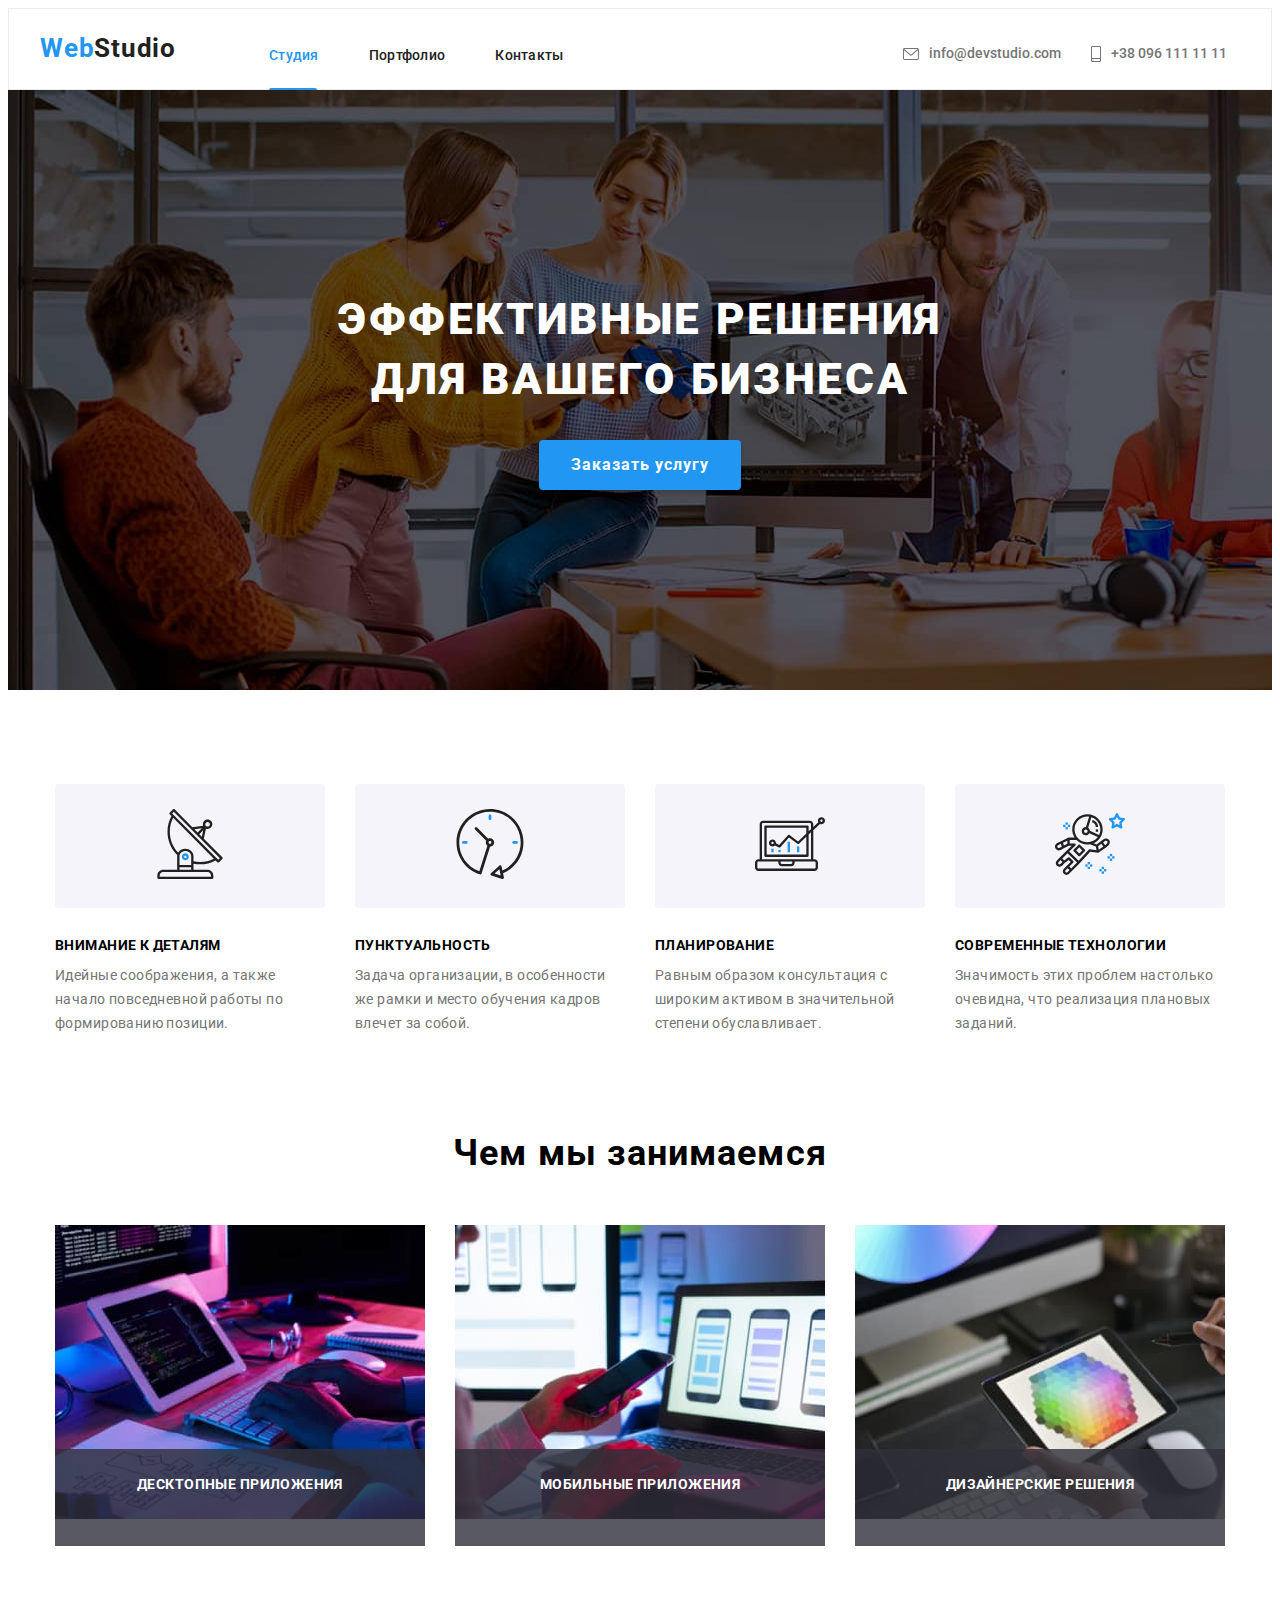
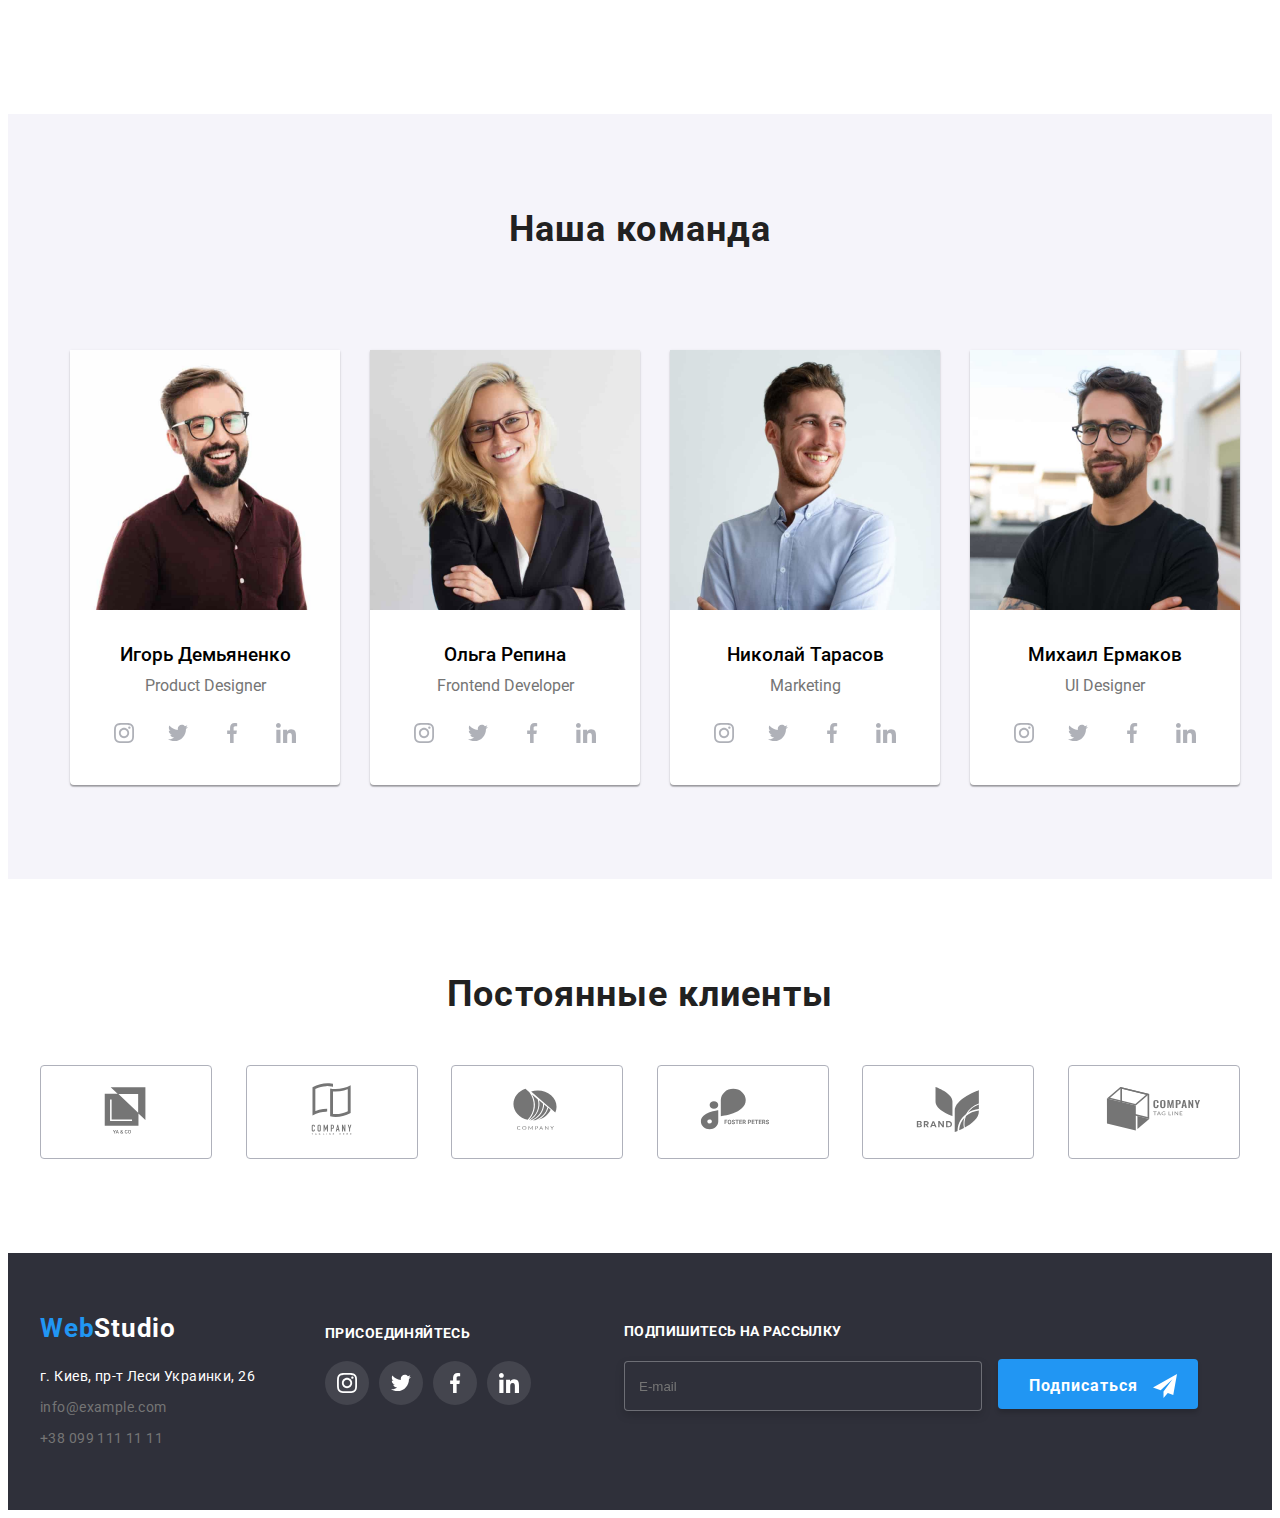
<file: index.html>
<!DOCTYPE html>
<html lang="ru">

<head>
  <meta charset="UTF-8" />
  <meta http-equiv="X-UA-Compatible" content="IE=edge" />
  <meta name="viewport" content="width=device-width, initial-scale=1.0" />
  <link rel="preconnect" href="https://fonts.googleapis.com" />
  <link rel="preconnect" href="https://fonts.gstatic.com" crossorigin />
  <link href="https://fonts.googleapis.com/css2?family=Raleway:wght@700&display=swap" rel="stylesheet" />
  <link rel="preconnect" href="https://fonts.googleapis.com" />
  <link rel="preconnect" href="https://fonts.gstatic.com" crossorigin />
  <link href="https://fonts.googleapis.com/css2?family=Roboto:wght@400;500;700;900&display=swap" rel="stylesheet" />
  <link rel="stylesheet" href="css/main.min.css" />
  <link rel="stylesheet" href="css/styles.css" />
  <link rel="stylesheet" href="css/main.css" />
  <link rel="stylesheet" href="https://cdnjs.cloudflare.com/ajax/libs/modern-normalize/1.1.0/modern-normalize.min.css"
    integrity="sha512-wpPYUAdjBVSE4KJnH1VR1HeZfpl1ub8YT/NKx4PuQ5NmX2tKuGu6U/JRp5y+Y8XG2tV+wKQpNHVUX03MfMFn9Q=="
    crossorigin="anonymous" referrerpolicy="no-referrer" />

  <title>Document</title>
  <style>
    li {
      list-style-type: none;
    }

    a {
      text-decoration: none;
    }
  </style>
</head>

<body>
  <!--Header-->
  <header class="section section-heder">
    <div class="container">
      <nav class="navigation">
        <a class="logo" href="index.html">Web<span class="logo__studio">Studio</span></a>
        <ul class="menu-list">
          <li><a class="menu-list__link menu-list__link--marker" href="index.html"> Студия</a></li>
          <li><a class="menu-list__link" href="portfolio.html">Портфолио</a></li>
          <li><a class="menu-list__link" href="">Контакты</a></li>
        </ul>
      </nav>
      <ul class="contact-list">
        <li class="contact-list__items">
          <a class="mail mail__color" href="mailto:info@devstudio">
            <svg class="mail__icons" height="12" width="16">
              <use href="./images/icons.svg#icon-envelope-hover"></use>
            </svg>
            info@devstudio.com</a>
        </li>

        <li class="contact-list__items">
          <a class="tel" href="tel:+380961111111">
            <svg class="tel__icons" height="16" width="10">
              <use href="./images/icons.svg#icon-smartphone"></use>
            </svg>
            +38 096 111 11 11</a>
        </li>
      </ul>
    </div>
  </header>

  <main>
    <!--Hero-->
    <section class="section-hero">
     
        <h1 class="section-hero__title section-hero__title-color">
          Эффективные решения <br />
          для вашего бизнеса
        </h1>
        <div class="title-btn">
          <button class="btn btn__title-position" type="button" data-modal-open >Заказать услугу</button>
        </div>
      
    </section>

    <!--Advantages-->
    <section class="section section-advantages">
      <div class="container">
        <ul class="description-benefits">
          <li class="description-benefits__list">
            <div class="shelf-image">
              <svg class="shelf-image__icons" height="70" width="70">
                <use href="./images/icons.svg#icon-antenna-1"></use>
              </svg>
            </div>
            <div class="advantages-text">
              <h3 class="advantages-text__title">Внимание к деталям</h3>
              <p class="advantages-text__paragraph">
                Идейные соображения, а также начало повседневной работы по формированию позиции.
              </p>
            </div>
          </li>

          <li class="description-benefits__list">
            <div class="shelf-image">
              <svg class="shelf-image__icons" height="70" width="70">
                <use href="./images/icons.svg#icon-clock-1"></use>
              </svg>
            </div>
            <div class="advantages-text">
              <h3 class="advantages-text__title">Пунктуальность</h3>
              <p class="advantages-text__paragraph">
                Задача организации, в особенности же рамки и место обучения кадров влечет за
                собой.
              </p>
            </div>
          </li>

          <li class="description-benefits__list">
            <div class="shelf-image">
              <svg class="shelf-image__icons" height="70" width="70">
                <use href="./images/icons.svg#icon-diagram-1"></use>
              </svg>
            </div>
            <div class="advantages-text">
              <h3 class="advantages-text__title">Планирование</h3>
              <p class="advantages-text__paragraph">
                Равным образом консультация с широким активом в значительной степени
                обуславливает.
              </p>
            </div>
          </li>

          <li class="description-benefits__list">
            <div class="shelf-image">
              <svg class="shelf-image__icons" height="70" width="70">
                <use href="./images/icons.svg#icon-astronaut-1"></use>
              </svg>
            </div>
            <div class="list-size">
              <h3 class="advantages-text__title">Современные технологии</h3>
              <p class="advantages-text__paragraph">
                Значимость этих проблем настолько очевидна, что реализация плановых заданий.
              </p>
            </div>
          </li>
        </ul>
      </div>
    </section>
    <!--Doing-->
    <section class="section section-doing">
      <div class="container doing-conteiner">
        <h2 class="doing-conteiner__title">Чем мы занимаемся</h2>
        <ul class="doing-list">
          <li class="doing-list__image">
            <div class="doing-list__conteiner"><img src="./images/image1.jpg" alt="Картинка верстка" width="370" height="294" />
          <p class="doing-list__paragraph">Десктопные приложения</p>
              </div>
            </li>
          <li class="doing-list__image">
            <div class="doing-list__conteiner">
            <img src="./images/image2.jpg" alt="Картинка адаптирование сайта для смартфонов" width="370"
              height="294" />
              <p class="doing-list__paragraph">Мобильные приложения</p>
              </div>
          </li>
          <div class="doing-list__conteiner">
          <li class="doing-list__image">
            <img src="./images/image3.jpg" alt="Картинка дизайн" width="370" height="294" />
          <p class="doing-list__paragraph">Дизайнерские решения</p>
          </div>
          </li>
        </ul>
      </div>
    </section>
    <!--Our team-->
    <section class="section section__team">
      <div class="container">
        <h2 class="container__title">Наша команда</h2>

        <ul class="team-list">
          <li class="team-list">
            <div class="list-position">
              <img class="list-position__image" src="./images/team_card_1.jpg" alt="Фото Игорь Демьяненко" width="270"
                height="260" />
              <h3 class="list-position__title">Игорь Демьяненко</h3>
              <p class="list-position__text">Product Designer</p>
              <div class="list-position__icons">
                <ul class="social-networks">
                  <li class="social-networks__list">
                    <div class="social-networks__dimensions">
                      <svg class="social-networks__icons" height="20" width="20">
                        <use href="./images/icons.svg#icon-instagram-2"></use>
                      </svg>
                    </div>
                  </li>
                  <li class="social-networks__list">
                    <div class="social-networks__dimensions">
                      <svg class="social-networks__icons" height="20" width="20">
                        <use href="./images/icons.svg#icon-twitter-1"></use>
                      </svg>
                    </div>
                  </li>
                  <li class="social-networks__list">
                    <div class="social-networks__dimensions">
                      <svg class="social-networks__icons" height="20" width="20">
                        <use href="./images/icons.svg#icon-facebook-1"></use>
                      </svg>
                    </div>
                  </li>
                  <li class="social-networks__list">
                    <div class="social-networks__dimensions">
                      <svg class="social-networks__icons" height="20" width="20">
                        <use href="./images/icons.svg#icon-linkedin-1"></use>
                      </svg>
                    </div>
                  </li>
                </ul>
              </div>
            </div>
          </li>
          <li class="team-list">
            <div class="list-position">
              <img class="list-position__image" src="./images/team_card_2.jpg" alt="Фото Ольга Репина" width="270" height="260" />
              <h3 class="list-position__title">Ольга Репина</h3>
              <p class="list-position__text">Frontend Developer</p>
              <div class="list-position__icons">
                <ul class="social-networks">
                  <li class="social-networks__list">
                    <div class="social-networks__dimensions">
                      <svg class="social-networks__icons" height="20" width="20">
                        <use href="./images/icons.svg#icon-instagram-2"></use>
                      </svg>
                    </div>
                
                  </li>
                  <li class="social-networks__list">
                    <div class="social-networks__dimensions">
                      <svg class="social-networks__icons" height="20" width="20">
                        <use href="./images/icons.svg#icon-twitter-1"></use>
                      </svg>
                    </div>
                  </li>
                  <li class="social-networks__list">
                    <div class="social-networks__dimensions">
                      <svg class="social-networks__icons" height="20" width="20">
                        <use href="./images/icons.svg#icon-facebook-1"></use>
                      </svg>
                    </div>
                  </li>
                  <li class="social-networks__list">
                    <div class="social-networks__dimensions">
                      <svg class="social-networks__icons" height="20" width="20">
                        <use href="./images/icons.svg#icon-linkedin-1"></use>
                      </svg>
                    </div>
                  </li>
                </ul>
              </div>
            </div>
          </li>
          <li class="team-list">
            <div class="list-position">
              <img class="list-position__image" src="./images/team_card_3.jpg" alt="Фото Николай Тарасов" width="270"
                height="260" />
              <h3 class="list-position__title">Николай Тарасов</h3>
              <p class="list-position__text">Marketing</p>
              <div class="list-position__icons">
              <ul class="social-networks">
                <li class="social-networks__list">
                  <div class="social-networks__dimensions">
                    <svg class="social-networks__icons" height="20" width="20">
                      <use href="./images/icons.svg#icon-instagram-2"></use>
                    </svg>
                  </div>
              
                </li>
                <li class="social-networks__list">
                  <div class="social-networks__dimensions">
                    <svg class="social-networks__icons" height="20" width="20">
                      <use href="./images/icons.svg#icon-twitter-1"></use>
                    </svg>
                  </div>
                </li>
                <li class="social-networks__list">
                  <div class="social-networks__dimensions">
                    <svg class="social-networks__icons" height="20" width="20">
                      <use href="./images/icons.svg#icon-facebook-1"></use>
                    </svg>
                  </div>
                </li>
                <li class="social-networks__list">
                  <div class="social-networks__dimensions">
                    <svg class="social-networks__icons" height="20" width="20">
                      <use href="./images/icons.svg#icon-linkedin-1"></use>
                    </svg>
                  </div>
                </li>
              </ul>
              </div>
            </div>
          </li>
          <li class="team-list">
            <div class="list-position">
              <img class="list-position__image" src="./images/team_card_4.jpg" alt="Фото Михаил Ермаков" width="270"
                height="260" />
              <h3 class="list-position__title">Михаил Ермаков</h3>
              <p class="list-position__text">UI Designer</p>
              <div class="list-position__icons">
                <ul class="social-networks">
                  <li class="social-networks__list">
                    <div class="social-networks__dimensions">
                      <svg class="social-networks__icons" height="20" width="20">
                        <use href="./images/icons.svg#icon-instagram-2"></use>
                      </svg>
                    </div>
                
                  </li>
                  <li class="social-networks__list">
                    <div class="social-networks__dimensions">
                      <svg class="social-networks__icons" height="20" width="20">
                        <use href="./images/icons.svg#icon-twitter-1"></use>
                      </svg>
                    </div>
                  </li>
                  <li class="social-networks__list">
                    <div class="social-networks__dimensions">
                      <svg class="social-networks__icons" height="20" width="20">
                        <use href="./images/icons.svg#icon-facebook-1"></use>
                      </svg>
                    </div>
                  </li>
                  <li class="social-networks__list">
                    <div class="social-networks__dimensions">
                      <svg class="social-networks__icons" height="20" width="20">
                        <use href="./images/icons.svg#icon-linkedin-1"></use>
                      </svg>
                    </div>
                  </li>
                </ul>
              </div>
            </div>
          </li>
        </ul>
      </div>
    </section>

    </section>
    <!--Our clients-->
    <section class="section">
      <div class="container">
        <h2 class="container__title">Постоянные клиенты</h2>
        <div class="icons-clients">
          <ul class="icons-clients-list">
            <li class="icons-clients-list__shelf">
              <div class="client-conteiner">
                <svg class="icons-clients-svg" height="60" width="106">
                  <use href="./images/icons.svg#icon-client-1"></use>
                </svg>
              </div>
            </li>
            <li class="icons-clients-list__shelf">
              <div class="client-conteiner">
                <svg class="icons-clients-svg" height="60" width="106">
                  <use href="./images/icons.svg#icon-client-2"></use>
                </svg>
              </div>
            </li>
            <li class="icons-clients-list__shelf">
              <div class="client-conteiner">
                <svg class="icons-clients-svg" height="60" width="106">
                  <use href="./images/icons.svg#icon-client-3"></use>
                </svg>
              </div>
            </li>
            <li class="icons-clients-list__shelf">
              <div class="client-conteiner">
                <svg class="icons-clients-svg" height="60" width="106">
                  <use href="./images/icons.svg#icon-client-4"></use>
                </svg>
              </div>
            </li>
            <li class="icons-clients-list__shelf">
              <div class="client-conteiner">
                <svg class="icons-clients-svg" height="60" width="106">
                  <use href="./images/icons.svg#icon-client-5"></use>
                </svg>
              </div>
            </li>
            <li class="icons-clients-list__shelf">
              <div class="client-conteiner">
                <svg class="icons-clients-svg" height="60" width="106">
                  <use href="./images/icons.svg#icon-client-6"></use>
                </svg>
              </div>
            </li>
          </ul>
        </div>
      </div>
    </section>

  </main>

  <footer class="section section-footer">
    <div class="container">
      <ul class="footer-list-icons">
        <li>
          <div class="logo-footer">
            <a class="logo" href="index.html">Web<span class="logo__studio logo__studio-color">Studio</span></a>
          </div>
          <ul class="footer-list">
            <li class="footer-scroll">
              <address class="text-address">г. Киев, пр-т Леси Украинки, 26</address>
            </li>
            <li class="footer-scroll">
              <a class="mail__color mail__color-text" href="mailto:info@devstudio">info@example.com</a>
            </li>
            <li class="footer-scroll">
            <a class="tel__color-text" href="tel:+380961111111">+38 099 111 11 11</a>
            </li>
          </ul>
        </li>
        <li>
          <div class="icons-group-footer">
            <p class="icons-text">Присоединяйтесь</p>
<ul class="social-networks">
  <li class="social-networks__list social-networks__list-bg">
    <div class="social-networks__dimensions">
      <svg class="social-networks__icons social-networks__icons-fill" height="20" width="20">
        <use href="./images/icons.svg#icon-instagram-2"></use>
      </svg>
    </div>

  </li>
  <li class="social-networks__list social-networks__list-bg">
    <div class="social-networks__dimensions">
      <svg class="social-networks__icons social-networks__icons-fill" height="20" width="20">
        <use href="./images/icons.svg#icon-twitter-1"></use>
      </svg>
    </div>
  </li>
  <li class="social-networks__list social-networks__list-bg">
    <div class="social-networks__dimensions">
      <svg class="social-networks__icons social-networks__icons-fill" height="20" width="20">
        <use href="./images/icons.svg#icon-facebook-1"></use>
      </svg>
    </div>
  </li>
  <li class="social-networks__list social-networks__list-bg">
    <div class="social-networks__dimensions">
      <svg class="social-networks__icons social-networks__icons-fill" height="20" width="20">
        <use href="./images/icons.svg#icon-linkedin-1"></use>
      </svg>
    </div>
  </li>
</ul>
          </div>
        </li>
        <li >
          <ul>
            <li class="wrapper-list">
<p class="text-form">Подпишитесь на рассылку</p>
          
            <div class="wrapper">
  <form action="#" method="GET" class="form-footer"> 
    <input type="email" name="user-email" class="input-form" placeholder="E-mail">
    <button class="btn btn-footer" type="submit">Подписаться <svg class="icon-mod footer-subscription" height="24" width="24">
      <use href="./images/icons.svg#icon-send"></use>
    </svg></button>
  </form>
</div>
</li>
</ul>
        </li>
      </ul>

    </div>
  </footer>
<div class="backdrop is-hidden" data-modal>
<div class="modal">




  <div class="conteiner-mod">

  <b class="mod-title">Оставьте свои данные, мы вам перезвоним</b>
<div class="form-location">
  <div class="form-filed">
    <label for="name-input" class="from-mod-text  name-list">Имя</label>
    <input type="text" name="user-name" class="input-form-mod name-list-form" id="name-input">
      <svg class="icons-mod name-list-icons" height="12" width="12">
       <use href="./images/icons.svg#icon-Vector-1"></use>
      </svg>
  </div>
 <div class="form-filed">
    <label for="user-tel" class="from-mod-text phone-list">Телефон</label>
    <input type="tel" name="user-tel" class="input-form-mod phone-list-form" >
<svg class="icons-mod phone-list-icons" height="13" width="13">
  <use href="./images/icons.svg#icon-Vector-2"></use>
</svg>
  </div>
 <div class="form-filed">
    <label for="user-email" class="from-mod-text mail-list">Почта</label>
    <input type="email" name="user-email" class="input-form-mod mail-list-form" >
<svg class="icons-mod mail-list-icons" height="12" width="15">
  <use href="./images/icons.svg#icon-Vector-3"></use>
</svg>
  </div>
<div class="form-filed">
  <label for="user-comment" class="from-mod-text comment-list">Коментарий</label>
  <textarea name="user-comment" id="input-form-mod comment-form" class="icons-mod comment-form" placeholder="Введите текст"></textarea>
</div>
  <div class="form-filed"> 
    <input type="checkbox" class="input-checkbox visually-hidden" id="input-checkbox">
    <label for="input-checkbox" class="tabl-check">
      <span class="position-click">
<svg class="icons-mod svg-border" height="16" width="16">
  <use href="./images/icons.svg#icon-Vector-5"></use>
</svg>
<svg class="icons-mod svg-ok" height="16" width="16">
  <use href="./images/icons.svg#icon-Vector-4"></use>
</svg>
     </span>
    Соглашаюсь с рассылкой и принимаю <a class="tabl-check-text" href="index.html">Условия договора</a></label>
 </div>

<button class="btn btn-mod" type="button">Отправить</button>

</div>

</div>
<button class="btn-mod-close" type="button" data-modal-close>
  <svg class="icon-mod" height="11" width="11">
  <use href="./images/icons.svg#icon-Vector"></use>
  </svg>
</button>

</div>
<script src="./js/modal.js"></script>
</body>

</html>
</file>
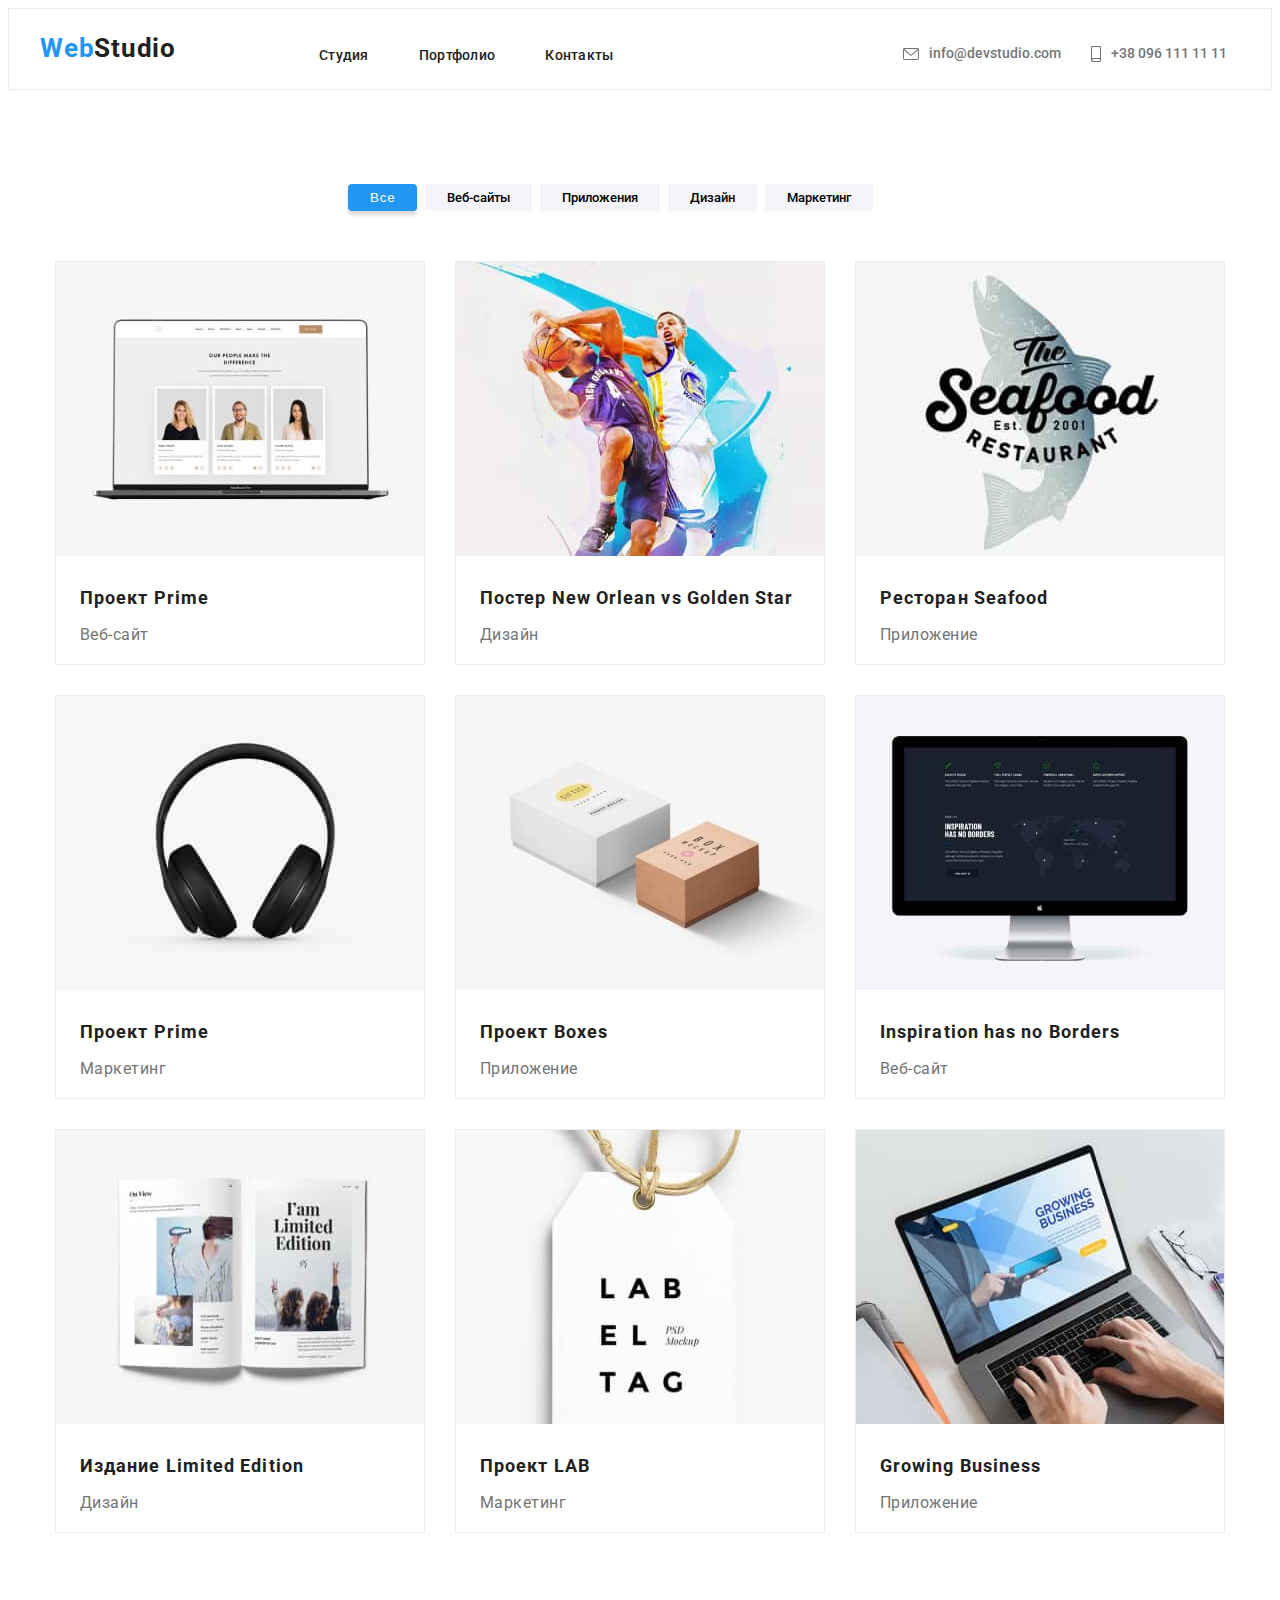
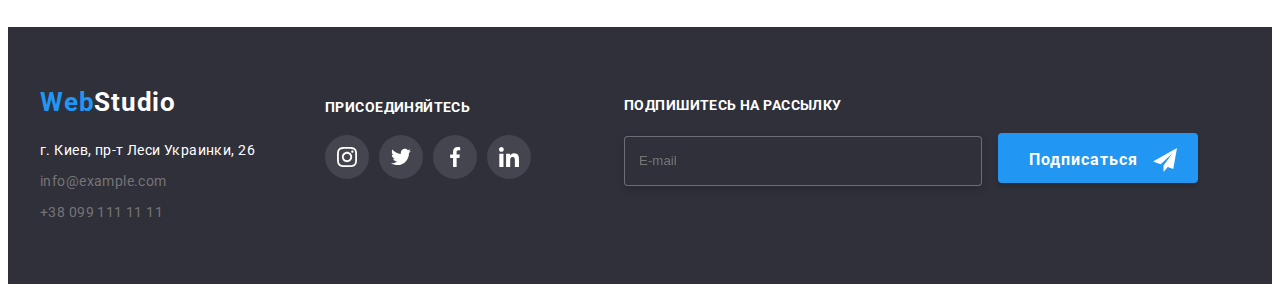
<file: portfolio.html>
<!DOCTYPE html>
<html lang="ru">
  <head>
    <meta charset="UTF-8" />
    <meta http-equiv="X-UA-Compatible" content="IE=edge" />
    <meta name="viewport" content="width=device-width, initial-scale=1.0" />
    <link rel="preconnect" href="https://fonts.googleapis.com" />
    <link rel="preconnect" href="https://fonts.gstatic.com" crossorigin />
    <link href="https://fonts.googleapis.com/css2?family=Raleway:wght@700&display=swap" rel="stylesheet" />
    <link rel="preconnect" href="https://fonts.googleapis.com" />
    <link rel="preconnect" href="https://fonts.gstatic.com" crossorigin />
    <link href="https://fonts.googleapis.com/css2?family=Roboto:wght@400;500;700;900&display=swap" rel="stylesheet" />
    <link rel="stylesheet" href="css/main.min.css" />
    <link rel="stylesheet" href="css/styles.css" />
    <link rel="stylesheet" href="css/main.css" />
    <link rel="stylesheet" href="https://cdnjs.cloudflare.com/ajax/libs/modern-normalize/1.1.0/modern-normalize.min.css"
      integrity="sha512-wpPYUAdjBVSE4KJnH1VR1HeZfpl1ub8YT/NKx4PuQ5NmX2tKuGu6U/JRp5y+Y8XG2tV+wKQpNHVUX03MfMFn9Q=="
      crossorigin="anonymous" referrerpolicy="no-referrer" />
  
    <title>Document</title>
    <style>
      li {
        list-style-type: none;
      }
  
      a {
        text-decoration: none;
      }
    </style>
  </head>

  <body>
    <!--Header-->
    <header class="section section-heder">
      <div class="container">
        <nav class="navigation">
          <a class="logo" href="index.html">Web<span class="logo__studio">Studio</span></a>
          <ul class="menu-list">
            <li><a class="menu-list__link" href="index.html"> Студия</a></li>
            <li><a class="menu-list__link menu-list__link--marker-partfolio" href="portfolio.html">Портфолио</a></li>
            <li><a class="menu-list__link" href="">Контакты</a></li>
          </ul>
        </nav>
        <ul class="contact-list">
          <li class="contact-list__items">
            <a class="mail mail__color" href="mailto:info@devstudio">
              <svg class="mail__icons" height="12" width="16">
                <use href="./images/icons.svg#icon-envelope-hover"></use>
              </svg>
              info@devstudio.com</a>
          </li>
    
          <li class="contact-list__items">
            <a class="tel" href="tel:+380961111111">
              <svg class="tel__icons" height="16" width="10">
                <use href="./images/icons.svg#icon-smartphone"></use>
              </svg>
              +38 096 111 11 11</a>
          </li>
        </ul>
      </div>
    </header>

    <main>
      <section class="section work-examples container">

        <!--Sorting the list-->
        <ul class="button-list">
          <li class="btn-list">
            <button class="btn btn-portfolio__color" type="button">Все</button>
          </li>
          <li class="btn-list">
            <button class="btn-portfolio" type="button">Веб-сайты</button>
          </li>
          <li class="btn-list">
            <button class="btn-portfolio" type="button">Приложения</button>
          </li>
          <li class="btn-list">
            <button class="btn-portfolio" type="button">Дизайн</button>
          </li>
          <li class="btn-list">
            <button class="btn-portfolio" type="button">Маркетинг</button>
          </li>
        </ul>

        <!--Work examples-->
        
          <h1 class="visually-hidden">portfolio</h1>

          <ul class="examples-list">
            <li class="examples-list__items">
              <div class="descriptive-list"><img
                class="portfolio-1"
                src="./images/portfolio-1.jpg"
                alt="Скрин сайта Технокряк"
                width="370"
                height="294"
              />
            <p class="descriptive-list__paragraph">Технокряк это современная площадка распространения коронавируса. Компании используют эту платформу
              для цифрового
              шпионажа и атак на защищённые сервера конкурентов.</p>
            </div>
              <h2 class="hero-portfolio">Проект Prime</h2>
              <p class="text-portfolio">Веб-сайт</p>
            
            </li>

            <li class="examples-list__items">
   <div class="descriptive-list">           
    
    <img
                class="portfolio-2"
                src="./images/portfolio-2.jpg"
                alt="Изображение постера"
                width="370"
                height="294"
              />
              <p class="descriptive-list__paragraph">Технокряк это современная площадка распространения коронавируса. Компании используют эту платформу для цифрового
              шпионажа и атак на защищённые сервера конкурентов.</p></div>
              <h2 class="hero-portfolio">Постер New Orlean vs Golden Star</h2>
              <p class="text-portfolio">Дизайн</p>
            </li>

            <li class="examples-list__items">
                <div class="descriptive-list">
              <img
                class="portfolio-3"
                src="./images/portfolio-3.jpg"
                alt="Изображение эмблемы ресторана"
                width="370"
                height="294"
              />
    <p class="descriptive-list__paragraph">Технокряк это современная площадка распространения коронавируса. Компании используют эту платформу
      для цифрового
      шпионажа и атак на защищённые сервера конкурентов.</p>
    </div>
              <h2 class="hero-portfolio">Ресторан Seafood</h2>
              <p class="text-portfolio">Приложение</p>
            </li>

            <li class="examples-list__items">
                <div class="descriptive-list">
              <img
                class="portfolio-4"
                src="./images/portfolio-4.jpg"
                alt="Изображение наушникоа"
                width="370"
                height="294"
              />
          <p class="descriptive-list__paragraph">Технокряк это современная площадка распространения коронавируса. Компании используют эту платформу
            для цифрового
            шпионажа и атак на защищённые сервера конкурентов.</p>
          </div>
              <h2 class="hero-portfolio">Проект Prime</h2>
              <p class="text-portfolio">Маркетинг</p>
            </li>

            <li class="examples-list__items">
                <div class="descriptive-list">
              <img
                class="portfolio-5"
                src="./images/portfolio-5.jpg"
                alt="Изображение коробок"
                width="370"
                height="294"
              />
              <p class="descriptive-list__paragraph">Технокряк это современная площадка распространения коронавируса. Компании используют эту платформу
                для цифрового
                шпионажа и атак на защищённые сервера конкурентов.</p>
              </div>
              <h2 class="hero-portfolio">Проект Boxes</h2>
              <p class="text-portfolio">Приложение</p>
            </li>

            <li class="examples-list__items">
                <div class="descriptive-list">
              <img
                class="portfolio-6"
                src="./images/portfolio-6.jpg"
                alt="Скрин сайта"
                width="370"
                height="294"
              />
              <p class="descriptive-list__paragraph">Технокряк это современная площадка распространения коронавируса. Компании используют эту платформу
                для цифрового
                шпионажа и атак на защищённые сервера конкурентов.</p>
              </div>
              <h2 class="hero-portfolio">Inspiration has no Borders</h2>
              <p class="text-portfolio">Веб-сайт</p>
            </li>

            <li class="examples-list__items">
                <div class="descriptive-list">
              <img
                class="portfolio-7"
                src="./images/portfolio-7.jpg"
                alt="Изображение раскрытого журнала"
                width="370"
                height="294"
              />
              <p class="descriptive-list__paragraph">Технокряк это современная площадка распространения коронавируса. Компании используют эту платформу
                для цифрового
                шпионажа и атак на защищённые сервера конкурентов.</p>
              </div>
              <h2 class="hero-portfolio">Издание Limited Edition</h2>
              <p class="text-portfolio">Дизайн</p>
            </li>

            <li class="examples-list__items">
                <div class="descriptive-list">
              <img
                class="portfolio-8"
                src="./images/portfolio-8.jpg"
                alt="Изображение эмблемы LAB"
                width="370"
                height="294"
              />
              <p class="descriptive-list__paragraph">Технокряк это современная площадка распространения коронавируса. Компании используют эту платформу
                для цифрового
                шпионажа и атак на защищённые сервера конкурентов.</p>
              </div>
              <h2 class="hero-portfolio">Проект LAB</h2>
              <p class="text-portfolio">Маркетинг</p>
            </li>

            <li class="examples-list__items">
                <div class="descriptive-list">
              <img
                class="portfolio-9"
                src="./images/portfolio-9.jpg"
                alt="Изображение ноутбука с приложением"
                width="370"
                height="294"
              />
              <p class="descriptive-list__paragraph">Технокряк это современная площадка распространения коронавируса. Компании используют эту платформу
                для цифрового
                шпионажа и атак на защищённые сервера конкурентов.</p>
              </div>
              <h2 class="hero-portfolio">Growing Business</h2>
              <p class="text-portfolio">Приложение</p>
            </li>
          </ul>
        </section>
      
    </main>

  <footer class="section section-footer">
    <div class="container">
      <ul class="footer-list-icons">
        <li>
          <div class="logo-footer">
            <a class="logo" href="index.html">Web<span class="logo__studio logo__studio-color">Studio</span></a>
          </div>
          <ul class="footer-list">
            <li class="footer-scroll">
              <address class="text-address">г. Киев, пр-т Леси Украинки, 26</address>
            </li>
            <li class="footer-scroll">
              <a class="mail__color mail__color-text" href="mailto:info@devstudio">info@example.com</a>
            </li>
            <li class="footer-scroll">
              <a class="tel__color-text" href="tel:+380961111111">+38 099 111 11 11</a>
            </li>
          </ul>
        </li>
        <li>
          <div class="icons-group-footer">
            <p class="icons-text">Присоединяйтесь</p>
            <ul class="social-networks">
              <li class="social-networks__list social-networks__list-bg">
                <div class="social-networks__dimensions">
                  <svg class="social-networks__icons social-networks__icons-fill" height="20" width="20">
                    <use href="./images/icons.svg#icon-instagram-2"></use>
                  </svg>
                </div>
  
              </li>
              <li class="social-networks__list social-networks__list-bg">
                <div class="social-networks__dimensions">
                  <svg class="social-networks__icons social-networks__icons-fill" height="20" width="20">
                    <use href="./images/icons.svg#icon-twitter-1"></use>
                  </svg>
                </div>
              </li>
              <li class="social-networks__list social-networks__list-bg">
                <div class="social-networks__dimensions">
                  <svg class="social-networks__icons social-networks__icons-fill" height="20" width="20">
                    <use href="./images/icons.svg#icon-facebook-1"></use>
                  </svg>
                </div>
              </li>
              <li class="social-networks__list social-networks__list-bg">
                <div class="social-networks__dimensions">
                  <svg class="social-networks__icons social-networks__icons-fill" height="20" width="20">
                    <use href="./images/icons.svg#icon-linkedin-1"></use>
                  </svg>
                </div>
              </li>
            </ul>
          </div>
        </li>
        <li>
          <ul>
            <li class="wrapper-list">
              <p class="text-form">Подпишитесь на рассылку</p>
  
              <div class="wrapper">
                <form action="#" method="GET" class="form-footer">
                  <input type="email" name="user-email" class="input-form" placeholder="E-mail">
                  <button class="btn btn-footer" type="submit">Подписаться <svg class="icon-mod footer-subscription"
                      height="24" width="24">
                      <use href="./images/icons.svg#icon-send"></use>
                    </svg></button>
                </form>
              </div>
            </li>
          </ul>
        </li>
      </ul>
  
    </div>
  </footer>
    </body>
    
    </html>
</file>
<file: css/styles.css>
/*---------------Header--------------------------------------*/

/*-------------------------Site title-------------------->\*/

/*---------------Description of the benefits-----------------*/

/*-----------------------------Doing---------------------------*/

/*---------------Our team position-----------------*/

/*--Our clients--*/

/*---------------------Portfoliop----------------------------*/

/*--------------------------footer-----------------------------*/

/*----------------modal--------------*/
</file>
<file: css/main.css>
body {
  font-family: "Roboto", "Raleway", sans-serif;
}

h1,
h2,
h3,
h4,
h5,
h6,
p {
  margin: 0;
}

h1 {
  font-weight: 900;
  font-size: 44px;
  line-height: 1.36;
}

h2 {
  font-weight: bold;
  font-weight: 700;
  font-size: 36px;
  line-height: 1.16;
  text-align: center;
  letter-spacing: 0.03em;
}

ul {
  list-style: none;
  margin: 0;
  padding: 0;
}

button {
  border: none;
}

.visually-hidden {
  position: absolute;
  width: 1px;
  height: 1px;
  margin: -1px;
  padding: 0;
  overflow: hidden;
  border: 0;
  clip: rect(0 0 0 0);
}

.link {
  text-decoration: none;
  transition-property: background-color, color, box-shadow;
  transition-duration: 250ms;
  transition-timing-function: cubic-bezier(0.4, 0, 0.2, 1);
}

.btn {
  border: none;
  background: var(--brand-color);
  box-shadow: 0px 4px 4px rgba(0, 0, 0, 0.15);
  border-radius: 4px;
  letter-spacing: 0.06em;
  color: white;
  transition-property: background-color, color, box-shadow;
  transition-duration: 250ms;
  transition-timing-function: cubic-bezier(0.4, 0, 0.2, 1);
}

.container {
  width: 1200px;
  margin: 0 auto;
}

.section {
  padding-top: 94px;
  padding-bottom: 94px;
  margin: 0 auto;
}

.link:hover {
  color: var(--brand-color);
}

.section-heder {
  padding-top: 24px;
  padding-bottom: 25px;
  background-color: var(--bgcolor-main-section);
  border: 1px solid #ececec;
}

.navigation {
  display: flex;
}

.logo {
  font-weight: bold;
  font-size: 26px;
  line-height: 1.19;
  /* identical to box height */
  letter-spacing: 0.03em;
  color: var(--brand-color);
}

.logo__studio {
  color: var(--title-text-color);
}

.menu-list {
  font-family: var(--font-family-roboto);
  font-weight: 500;
  margin-top: 12px;
  margin-left: 93px;
  display: flex;
}

.menu-list__link {
  padding-left: 50px;
  font-weight: 500;
  font-size: 14px;
  line-height: 1.14;
  letter-spacing: 0.02em;
  color: var(--title-text-color);
  text-decoration: none;
  transition-property: background-color, color, box-shadow;
  transition-duration: 250ms;
  transition-timing-function: cubic-bezier(0.4, 0, 0.2, 1);
}

.menu-list__link:hover {
  color: var(--brand-color);
}

.menu-list__link--marker {
  color: var(--brand-color);
  margin-left: -50px;
}

.menu-list__link--marker::after {
  position: absolute;
  content: "";
  display: block;
  width: 48px;
  height: 4px;
  background: var(--brand-color);
  border-radius: 2px;
  margin-top: 24px;
}

.contact-list {
  position: absolute;
  font-family: var(--font-family-roboto);
  font-weight: 500;
  margin-top: -22px;
  display: flex;
  margin-left: 863px;
}

.contact-list__items {
  display: flex;
}

.contact-list__items:nth-child(2) {
  margin-left: 30px;
}

.mail {
  font-size: 14px;
  line-height: 1.71;
  text-decoration: none;
  display: flex;
  justify-items: center;
  align-items: center;
  transition-property: background-color, color, box-shadow;
  transition-duration: 250ms;
  transition-timing-function: cubic-bezier(0.4, 0, 0.2, 1);
}

.mail:hover {
  color: var(--brand-color);
}

.mail:hover .mail__icons {
  fill: var(--brand-color);
}

.mail__color {
  color: var(--text-color);
}

.mail__icons {
  fill: var(--text-color);
  margin-right: 10px;
  transition-property: background-color, color, box-shadow;
  transition-duration: 250ms;
  transition-timing-function: cubic-bezier(0.4, 0, 0.2, 1);
}

.tel {
  color: var(--text-color);
  font-size: 14px;
  line-height: 1.71;
  text-decoration: none;
  display: flex;
  justify-items: center;
  align-items: center;
  transition-property: background-color, color, box-shadow;
  transition-duration: 250ms;
  transition-timing-function: cubic-bezier(0.4, 0, 0.2, 1);
}

.tel:hover {
  color: var(--brand-color);
}

.tel:hover .tel__icons {
  fill: var(--brand-color);
}

.tel__icons {
  fill: var(--text-color);
  margin-right: 10px;
  transition-property: background-color, color, box-shadow;
  transition-duration: 250ms;
  transition-timing-function: cubic-bezier(0.4, 0, 0.2, 1);
}

.portfolio {
  color: var(--brand-color);
}

.portfolio::after {
  position: absolute;
  content: "";
  display: block;
  width: 78px;
  height: 4px;
  background: var(--brand-color);
  border-radius: 2px;
  margin-left: 50px;
  margin-top: 24px;
}

.section-hero {
  position: relative;
  height: 600px;
  max-width: 1600px;
  margin: 0px auto;
  background-size: auto 600px;
  background-image: linear-gradient(rgba(0, 0, 0, 0.4), rgba(0, 0, 0, 0.4)), url(../images/bg-image.jpg);
}

.section-hero__title {
  font-family: Roboto;
  font-weight: 900;
  padding-top: 200px;
  align-items: center;
  text-align: center;
  letter-spacing: 0.06em;
  text-transform: uppercase;
}

.section-hero__title-color {
  color: white;
}

.title-btn {
  display: flex;
  justify-content: center;
  margin-top: 30px;
}

.btn__title-position {
  margin: 0 auto;
  box-shadow: 0px 4px 4px rgba(0, 0, 0, 0.15);
  border-radius: 4px;
  margin: 0 auto;
  padding-left: 32px;
  padding-right: 32px;
  padding-top: 10px;
  padding-bottom: 10px;
  transition-property: all;
  transition-duration: 250ms;
  transition-timing-function: cubic-bezier(0.4, 0, 0.2, 1);
  font-family: Roboto;
  font-style: normal;
  font-weight: bold;
  font-size: 16px;
  line-height: 30px;
}

.btn__title-position:focus, .btn__title-position:hover {
  cursor: pointer;
  background: var(--hover-color);
}

.section-advantages {
  margin: 0 auto;
}

.description-benefits {
  display: flex;
  margin-left: 0px;
}

.description-benefits__list {
  margin: 0 auto;
}

.advantages-text__paragraph {
  font-family: var(--font-family-roboto);
  font-weight: 400;
  padding-top: 10px;
  width: 270px;
  height: 75px;
  font-size: 14px;
  line-height: 1.71;
  /* or 171% */
  letter-spacing: 0.03em;
  color: var(--text-color);
}

.advantages-text__title {
  margin-top: 30px;
  font-size: 14px;
  line-height: 1.14;
  letter-spacing: 0.03em;
  text-transform: uppercase;
}

.shelf-image__icons {
  margin-top: 25px;
  margin-bottom: 25px;
  margin-left: 100px;
  margin-right: 100px;
}

.shelf-image {
  background: #f5f4fa;
  border-radius: 4px;
}

.doing {
  padding-top: 94px;
  margin: 0 auto;
}

.doing-conteiner {
  margin-top: -94px;
}

.doing-list {
  display: flex;
  margin-left: -15px;
  padding-top: 50px;
}

.doing-list__conteiner {
  padding-left: 30px;
}

.doing-list__title {
  position: relative;
}

.doing-list__paragraph {
  position: relative;
  color: white;
  padding-top: 27px;
  justify-content: center;
  font-family: var(--font-family-roboto);
  font-weight: 700;
  font-style: normal;
  font-weight: bold;
  font-size: 14px;
  line-height: 16px;
  text-align: center;
  letter-spacing: 0.03em;
  text-transform: uppercase;
  bottom: 74px;
  left: 120px;
  left: 0px;
  width: 370px;
  height: 70px;
  background-color: rgba(47, 48, 58, 0.8);
}

.section__team {
  background: #f5f4fa;
}

.list-position {
  padding-bottom: 30px;
  background-color: white;
  box-shadow: 0px 1px 3px rgba(0, 0, 0, 0.12), 0px 1px 1px rgba(0, 0, 0, 0.14), 0px 2px 1px rgba(0, 0, 0, 0.2);
  border-radius: 0px 0px 4px 4px;
}

.team-list {
  margin-top: 50px;
  display: flex;
}

.list-position {
  margin-left: 30px;
}

.social-networks.networks-card {
  margin-bottom: 30px;
}

.list-position__title {
  font-family: var(--font-family-roboto);
  font-weight: 500;
  text-align: center;
  padding-top: 30px;
  text-transform: capitalize;
}

.list-position__text {
  text-align: center;
  padding-top: 10px;
  color: var(--text-color);
  font-family: var(--font-family-roboto);
  font-weight: normal;
}

.list-position__icons {
  margin-left: 32px;
  margin-top: 16px;
  width: 206px;
  height: 44px;
}

.icons-clients {
  margin-top: 50px;
}

.container-icons {
  cursor: pointer;
}

.icons-clients-list {
  display: flex;
  justify-content: space-between;
}

.container__title {
  font-family: var(--font-family-roboto);
  font-weight: bold;
  font-size: 36px;
  line-height: 42px;
  text-align: center;
  letter-spacing: 0.03em;
  color: var(--title-text-color);
}

.icons-clients-list__shelf {
  display: flex;
  justify-content: center;
  align-items: center;
  width: 170px;
  height: 92px;
  border: 1px solid #afb1bb;
  border-radius: 4px;
}

.icons-clients-list__shelf:focus {
  border-color: var(--brand-color);
  cursor: pointer;
}

.icons-clients-list__shelf:hover {
  border-color: var(--brand-color);
  cursor: pointer;
}

.icons-clients-list__shelf:hover .icons-clients-svg {
  fill: var(--brand-color);
}

.icons-clients-list__shelf:focus .icons-clients-svg {
  fill: var(--brand-color);
}

.icons-clients-svg {
  fill: var(--text-color);
}

.prtfolio-heder {
  padding-top: 24px;
  padding-bottom: 24px;
  border: 1px solid #ececec;
}

.examples-list {
  display: flex;
  flex-wrap: wrap;
  flex-direction: row;
}

.hero-portfolio {
  margin-left: 24px;
}

.portfolio-title {
  margin-top: 20px;
  margin-left: 24px;
  text-align: left;
  font-family: var(--font-family-roboto);
  font-style: normal;
  font-weight: bold;
  font-size: 18px;
  line-height: 36px;
  /* identical to box height, or 200% */
  letter-spacing: 0.06em;
  color: var(--title-text-color);
}

.portfolio-text {
  margin-left: 24px;
  margin-top: 4px;
  text-align: left;
  font-family: var(--font-family-roboto);
  font-style: normal;
  font-weight: normal;
  font-size: 16px;
  line-height: 30px;
  /* identical to box height, or 187% */
  letter-spacing: 0.03em;
  color: var(--text-color);
}

.button-list {
  margin: 0 auto;
  padding-left: 300px;
  display: flex;
  margin-bottom: 50px;
  font-family: var(--font-family-roboto);
  font-style: normal;
  font-weight: 500;
  font-size: 16px;
  line-height: 26px;
  /* identical to box height, or 162% */
  text-align: center;
  letter-spacing: 0.03em;
}

.examples-list__items {
  margin-top: 30px;
  margin-left: 30px;
  background: white;
  border: 1px solid #eeeeee;
  box-sizing: border-box;
  width: 370px;
  height: 404px;
  transition-property: background-color, color, box-shadow;
  transition-duration: 250ms;
  transition-timing-function: cubic-bezier(0.4, 0, 0.2, 1);
}

.examples-list__items:nth-child(3n + 1) {
  margin-left: 15px;
}

.examples-list__items:nth-child(3n + 3) {
  margin-right: 15px;
}

.examples-list__items:nth-child(1) {
  margin-top: 0;
}

.examples-list__items:nth-child(2) {
  margin-top: 0;
}

.examples-list__items:nth-child(3) {
  margin-top: 0;
}

.examples-list__items:hover {
  cursor: pointer;
  border: 1px solid #eeeeee;
  box-sizing: border-box;
  box-shadow: 0px 1px 1px rgba(0, 0, 0, 0.12), 0px 4px 4px rgba(0, 0, 0, 0.06), 1px 4px 6px rgba(0, 0, 0, 0.16);
  transition-property: background-color, color, box-shadow;
  transition-duration: 250ms;
  transition-timing-function: cubic-bezier(0.4, 0, 0.2, 1);
}

.examples-list__items:focus {
  cursor: pointer;
  border: 1px solid #eeeeee;
  box-sizing: border-box;
  box-shadow: 0px 1px 1px rgba(0, 0, 0, 0.12), 0px 4px 4px rgba(0, 0, 0, 0.06), 1px 4px 6px rgba(0, 0, 0, 0.16);
  transition-property: background-color, color, box-shadow;
  transition-duration: 250ms;
  transition-timing-function: cubic-bezier(0.4, 0, 0.2, 1);
}

.examples-list__items:hover .descriptive-list__paragraph {
  transform: translateY(0%);
}

.text-portfolio {
  margin-top: 60px;
  margin-left: 24px;
}

.hero-portfolio {
  padding-top: 20px;
  position: absolute;
}

.btn-list {
  padding-left: 8px;
  padding-left: 8px;
}

.btn-portfolio {
  background-color: #f5f4fa;
  padding-top: 6px;
  padding-bottom: 6px;
  padding-left: 22px;
  padding-right: 22px;
  font-family: var(--font-family-roboto);
  font-weight: 500;
  transition-property: background-color, color, box-shadow;
  transition-duration: 250ms;
  transition-timing-function: cubic-bezier(0.4, 0, 0.2, 1);
}

.btn-portfolio:hover {
  cursor: pointer;
  box-shadow: 0px 4px 4px rgba(0, 0, 0, 0.15);
}

.btn-portfolio :focus {
  cursor: pointer;
  box-shadow: 0px 4px 4px rgba(0, 0, 0, 0.15);
}

.btn-portfolio__color {
  padding-top: 6px;
  padding-bottom: 6px;
  padding-left: 22px;
  padding-right: 22px;
  display: flex;
  letter-spacing: 0.06em;
  transition-property: background-color, color, box-shadow;
  transition-duration: 250ms;
  transition-timing-function: cubic-bezier(0.4, 0, 0.2, 1);
}

.btn-portfolio__color:hover {
  cursor: pointer;
  box-shadow: 0px 4px 4px rgba(0, 0, 0, 0.15);
  background: var(--hover-color);
  transition-property: background-color, color, box-shadow;
  transition-duration: 250ms;
  transition-timing-function: cubic-bezier(0.4, 0, 0.2, 1);
}

.btn-portfolio__color:focus {
  cursor: pointer;
  box-shadow: 0px 4px 4px rgba(0, 0, 0, 0.15);
  background: var(--hover-color);
  transition-property: background-color, color, box-shadow;
  transition-duration: 250ms;
  transition-timing-function: cubic-bezier(0.4, 0, 0.2, 1);
}

.hero-portfolio {
  font-family: var(--font-family-roboto);
  font-style: normal;
  font-weight: bold;
  font-size: 18px;
  line-height: 36px;
  /* identical to box height, or 200% */
  letter-spacing: 0.06em;
  color: var(--title-text-color);
}

.text-portfolio {
  font-family: var(--font-family-roboto);
  font-style: normal;
  font-weight: normal;
  font-size: 16px;
  line-height: 30px;
  /* identical to box height, or 187% */
  letter-spacing: 0.03em;
  color: var(--text-color);
}

.portfolio-content {
  margin: 0 auto;
  padding-top: 0px;
}

.hover-overlay {
  width: 370px;
  height: 294px;
  background-color: rgba(33, 150, 243, 0.9);
}

.overplay {
  color: #ffffff;
}

.descriptive-list {
  position: relative;
  overflow: hidden;
}

.descriptive-list__paragraph {
  position: absolute;
  top: 0px;
  left: 0px;
  width: 100%;
  height: 100%;
  background-color: rgba(33, 150, 243, 0.9);
  color: white;
  transform: translateY(100%);
  transition-duration: 250ms;
  transition-timing-function: cubic-bezier(0.4, 0, 0.2, 1);
  padding-top: 63px;
  padding-left: 24px;
  padding-bottom: 63px;
  padding-right: 24px;
  font-family: var(--font-family-roboto);
  font-style: normal;
  font-weight: normal;
  font-size: 18px;
  line-height: 28px;
  /* or 156% */
  letter-spacing: 0.03em;
}

.text-address {
  font-family: var(--font-family-roboto);
  font-size: 14px;
  line-height: 24px;
  letter-spacing: 0.03em;
}

.logo__studio-color {
  color: #ffffff;
}

.social-networks__list-bg {
  border-radius: 22px;
  background-color: rgba(255, 255, 255, 0.1);
}

.social-networks__icons.social-networks__icons-fill {
  fill: white;
}

.mail__color-text {
  color: var(--text-color);
  font-family: var(--font-family-roboto);
  font-weight: 400;
  font-size: 14px;
  line-height: 24px;
  letter-spacing: 0.03em;
}

.tel__color-text {
  color: var(--text-color);
  font-family: var(--font-family-roboto);
  font-weight: 400;
  font-size: 14px;
  line-height: 24px;
  letter-spacing: 0.03em;
}

.footer-mail {
  font-family: Roboto;
  font-style: normal;
  font-weight: normal;
  font-size: 14px;
  line-height: 24px;
  letter-spacing: 0.03em;
}

.footer-tel {
  font-family: Roboto;
  font-style: normal;
  font-weight: normal;
  font-size: 14px;
  line-height: 24px;
  /* or 171% */
  letter-spacing: 0.03em;
}

.logo-footer {
  padding-top: 0px;
}

.text-address {
  font-style: normal;
  font-weight: normal;
  font-size: 14px;
  line-height: 24px;
  /* or 171% */
  letter-spacing: 0.03em;
  color: #ffffff;
}

.footer-scroll {
  padding-bottom: 7px;
}

.footer-scroll:last-child {
  padding-bottom: 0px;
}

.section-footer {
  background-color: var(--bgcolor-section);
  padding-top: 60px;
  padding-bottom: 60px;
}

.footer-list {
  padding-top: 20px;
}

.cotainer-futer {
  background-color: var(--bgcolor-section);
}

.footer-list-icons {
  display: flex;
}

.svg-position {
  width: 44px;
  height: 44px;
  border-radius: 22px;
  background-color: rgba(255, 255, 255, 0.1);
}

.icons-text {
  font-family: Roboto;
  font-style: normal;
  font-weight: bold;
  font-size: 14px;
  line-height: 16px;
  letter-spacing: 0.03em;
  color: #ffffff;
  text-transform: uppercase;
  margin-bottom: 20px;
}

.icons-group-footer {
  margin-left: 70px;
  margin-top: 12px;
  width: 206px;
  height: 44px;
}

.footer-tel,
.footer-mail {
  font-family: Roboto;
  font-style: normal;
  font-weight: normal;
  font-size: 14px;
  line-height: 24px;
  /* or 171% */
  letter-spacing: 0.03em;
  color: rgba(255, 255, 255, 0.6);
}

.from-input-text {
  margin-left: 41px;
  font-family: Roboto;
  font-style: normal;
  font-weight: normal;
  font-size: 12px;
  line-height: 14px;
  /* identical to box height */
  letter-spacing: 0.01em;
  color: var(--text-color);
}

.wrapper-list {
  margin-top: 10px;
  margin-left: 93px;
}

.text-form {
  margin-bottom: 20px;
  font-family: Roboto;
  font-style: normal;
  font-weight: bold;
  font-size: 14px;
  line-height: 16px;
  letter-spacing: 0.03em;
  text-transform: uppercase;
  color: #ffffff;
}

.input-form {
  width: 358px;
  height: 50px;
  padding-left: 14px;
  background: var(--bgcolor-section);
  border: 1px solid rgba(255, 255, 255, 0.3);
  box-sizing: border-box;
  filter: drop-shadow(0px 4px 4px rgba(0, 0, 0, 0.15));
  border-radius: 4px;
}

.btn-footer {
  margin-left: 12px;
  width: 200px;
  height: 50px;
  font-family: Roboto;
  font-style: normal;
  font-weight: bold;
  font-size: 16px;
  line-height: 30px;
  /* identical to box height, or 187% */
  letter-spacing: 0.06em;
  color: #ffffff;
}

.btn-footer:focus,
.btn-footer:hover {
  cursor: pointer;
  background: var(--hover-color);
}

.footer-subscription {
  position: relative;
  top: 7px;
  left: 10px;
  fill: white;
}

.backdrop {
  width: 100%;
  height: 100%;
  position: fixed;
  top: 0;
  left: 0;
  background-color: rgba(0, 0, 0, 0.2);
}

.modal {
  background-color: var(--bgcolor-main-section);
  box-shadow: 0px 1px 3px rgba(0, 0, 0, 0.12), 0px 1px 1px rgba(0, 0, 0, 0.14), 0px 2px 1px rgba(0, 0, 0, 0.2);
  border-radius: 4px;
  position: absolute;
  left: 50%;
  top: 50%;
  transform: translate(-50%, -50%);
}

.btn-mod-close {
  position: absolute;
  width: 30px;
  height: 30px;
  border: 1px solid rgba(0, 0, 0, 0.1);
  border-radius: 15px;
  box-sizing: border-box;
  right: 8px;
  top: 8px;
}

.btn-mod-close:hover {
  transition-property: background-color, color, box-shadow;
  transition-duration: 250ms;
  transition-timing-function: cubic-bezier(0.4, 0, 0.2, 1);
  cursor: pointer;
  background-color: var(--bgcolor-main-section);
  fill: var(--brand-color);
}

.btn-mod-close:focus {
  transition-property: background-color, color, box-shadow;
  transition-duration: 250ms;
  transition-timing-function: cubic-bezier(0.4, 0, 0.2, 1);
  cursor: pointer;
  background-color: var(--bgcolor-main-section);
  fill: var(--brand-color);
}

.icon-mod-btn {
  fill: var(--title-text-color);
}

.backdrop.is-hidden {
  opacity: 0;
  pointer-events: none;
}

.conteiner-mod {
  width: 528px;
  height: 581px;
}

.mod-title {
  position: relative;
  top: 40px;
  left: 40px;
  font-family: Roboto;
  font-style: normal;
  font-weight: bold;
  font-size: 20px;
  line-height: 23px;
  letter-spacing: 0.03em;
  color: var(--title-text-color);
}

.form-location {
  margin-top: 75px;
  margin-left: 41px;
}

.form-filed {
  margin-bottom: 10px;
}

.from-mod-text {
  position: relative;
  font-family: Roboto;
  font-style: normal;
  font-weight: normal;
  font-size: 12px;
  line-height: 14px;
  /* identical to box height */
  letter-spacing: 0.01em;
  color: var(--text-color);
}

.input-form-mod {
  outline: none;
  position: relative;
  width: 448px;
  height: 40px;
  border: 1px solid rgba(33, 33, 33, 0.2);
  box-sizing: border-box;
  border-radius: 4px;
}

.input-form-mod:focus + .icons-mod use {
  fill: var(--brand-color);
  border-color: var(--brand-color);
}

.input-form-mod:hover + .icons-mod use {
  fill: var(--brand-color);
  border-color: var(--brand-color);
}

.input-form-mod:hover {
  fill: var(--brand-color);
  border-color: var(--brand-color);
}

.input-form-mod:focus {
  fill: var(--brand-color);
  border-color: var(--brand-color);
}

.name-list {
  bottom: 32px;
}

.name-list-form {
  right: 28px;
  padding-left: 42px;
}

.icons-mod {
  position: relative;
  fill: var(--title-text-color);
}

.icons-mod:hover {
  fill: var(--brand-color);
}

.name-list-icons {
  left: 15px;
  bottom: 29px;
}

.phone-list {
  left: 0px;
  bottom: 20px;
}

.phone-list-form {
  padding-left: 42px;
  bottom: 20px;
}

.phone-list-icons {
  bottom: 20px;
  right: 436px;
}

.mail-list {
  bottom: 23px;
}

.mail-list-form {
  padding-left: 42px;
  bottom: 20px;
}

.mail-list-icons {
  bottom: 21px;
  right: 439px;
}

.comment-list {
  bottom: 20px;
}

.form-filed {
  margin-bottom: 10px;
}

.comment-form {
  bottom: 18px;
  width: 448px;
  height: 120px;
  padding: 12px 16px 12px 16px;
  border: 1px solid rgba(33, 33, 33, 0.2);
  box-sizing: border-box;
  border-radius: 4px;
  resize: none;
}

.comment-form::placeholder {
  font-family: Roboto;
  font-size: 14px;
  line-height: 16px;
  letter-spacing: 0.01em;
}

.tabl-check-text {
  margin-left: 5px;
  text-decoration: underline;
  color: var(--brand-color);
}

.tabl-check {
  position: relative;
  left: 10px;
  bottom: 25px;
  display: flex;
  align-items: center;
  font-family: Roboto;
  font-style: normal;
  font-weight: normal;
  font-size: 14px;
  line-height: 24px;
  /* identical to box height, or 171% */
  letter-spacing: 0.03em;
  color: var(--text-color);
}

.btn-mod {
  position: absolute;
  margin-top: -5px;
  margin-left: 125px;
  width: 200px;
  height: 50px;
  font-family: Roboto;
  font-style: normal;
  font-weight: bold;
  font-size: 16px;
  line-height: 30px;
  /* identical to box height, or 187% */
  letter-spacing: 0.06em;
  color: #ffffff;
  transition-property: background-color, color, box-shadow;
  transition-duration: 250ms;
  transition-timing-function: cubic-bezier(0.4, 0, 0.2, 1);
}

.btn-mod:hover {
  cursor: pointer;
  background: var(--hover-color);
}

.input-checkbox {
  position: relative;
  bottom: 16px;
}

.position-click {
  display: block;
  margin-right: 10px;
}

.svg-border {
  position: relative;
  top: 3px;
}

.svg-ok {
  display: none;
  fill: white;
}

.input-checkbox:checked + .tabl-check .svg-border {
  display: none;
}

.input-checkbox:checked + .tabl-check .position-click .svg-ok {
  display: block;
}

:root {
  --brand-color: #2196f3;
  --hover-color: #188ce8;
  --text-color: #757575;
  --title-text-color: #212121;
  --bgcolor-section: #2f303a;
  --bgcolor-main-section: rgb(255, 255, 255);
  --font-family-roboto: Roboto;
  --font-family-raleway: Raleway;
}

.social-networks {
  display: flex;
  justify-content: space-between;
}

.social-networks__dimensions {
  width: 44px;
  height: 44px;
  margin: 0 auto;
}

.social-networks__dimensions:hover {
  border-radius: 22px;
  background: var(--brand-color);
  cursor: pointer;
  transition-property: background-color, color, box-shadow;
  transition-duration: 250ms;
  transition-timing-function: cubic-bezier(0.4, 0, 0.2, 1);
  fill: #ffffff;
}

.social-networks__dimensions:focus {
  border-radius: 22px;
  background: var(--brand-color);
  cursor: pointer;
  transition-property: background-color, color, box-shadow;
  transition-duration: 250ms;
  transition-timing-function: cubic-bezier(0.4, 0, 0.2, 1);
  fill: #ffffff;
}

.social-networks__dimensions:hover .social-networks__icons {
  fill: #ffffff;
}

.social-networks__dimensions:focus .social-networks__icons {
  fill: #ffffff;
}

.social-networks__icons {
  margin: 12px;
  fill: #afb1b8;
  transition-property: background-color, color, box-shadow;
  transition-duration: 250ms;
  transition-timing-function: cubic-bezier(0.4, 0, 0.2, 1);
}
/*# sourceMappingURL=main.css.map */
</file>
<file: css/main.min.css>
body{font-family:"Roboto", "Raleway", sans-serif}h1,h2,h3,h4,h5,h6,p{margin:0}h1{font-weight:900;font-size:44px;line-height:1.36}h2{font-weight:bold;font-weight:700;font-size:36px;line-height:1.16;text-align:center;letter-spacing:0.03em}ul{list-style:none;margin:0;padding:0}button{border:none}.visually-hidden{position:absolute;width:1px;height:1px;margin:-1px;padding:0;overflow:hidden;border:0;clip:rect(0 0 0 0)}.link{text-decoration:none;transition-property:background-color, color, box-shadow;transition-duration:250ms;transition-timing-function:cubic-bezier(0.4, 0, 0.2, 1)}.btn{border:none;background:var(--brand-color);box-shadow:0px 4px 4px rgba(0,0,0,0.15);border-radius:4px;letter-spacing:0.06em;color:white;transition-property:background-color, color, box-shadow;transition-duration:250ms;transition-timing-function:cubic-bezier(0.4, 0, 0.2, 1)}.container{width:1200px;margin:0 auto}.section{padding-top:94px;padding-bottom:94px;margin:0 auto}.link:hover{color:var(--brand-color)}.section-heder{padding-top:24px;padding-bottom:25px;background-color:var(--bgcolor-main-section);border:1px solid #ececec}.navigation{display:flex}.logo{font-weight:bold;font-size:26px;line-height:1.19;letter-spacing:0.03em;color:var(--brand-color)}.logo__studio{color:var(--title-text-color)}.menu-list{font-family:var(--font-family-roboto);font-weight:500;margin-top:12px;margin-left:93px;display:flex}.menu-list__link{padding-left:50px;font-weight:500;font-size:14px;line-height:1.14;letter-spacing:0.02em;color:var(--title-text-color);text-decoration:none;transition-property:background-color, color, box-shadow;transition-duration:250ms;transition-timing-function:cubic-bezier(0.4, 0, 0.2, 1)}.menu-list__link:hover{color:var(--brand-color)}.menu-list__link--marker{color:var(--brand-color);margin-left:-50px}.menu-list__link--marker::after{position:absolute;content:"";display:block;width:48px;height:4px;background:var(--brand-color);border-radius:2px;margin-top:24px}.contact-list{position:absolute;font-family:var(--font-family-roboto);font-weight:500;margin-top:-22px;display:flex;margin-left:863px}.contact-list__items{display:flex}.contact-list__items:nth-child(2){margin-left:30px}.mail{font-size:14px;line-height:1.71;text-decoration:none;display:flex;justify-items:center;align-items:center;transition-property:background-color, color, box-shadow;transition-duration:250ms;transition-timing-function:cubic-bezier(0.4, 0, 0.2, 1)}.mail:hover{color:var(--brand-color)}.mail:hover .mail__icons{fill:var(--brand-color)}.mail__color{color:var(--text-color)}.mail__icons{fill:var(--text-color);margin-right:10px;transition-property:background-color, color, box-shadow;transition-duration:250ms;transition-timing-function:cubic-bezier(0.4, 0, 0.2, 1)}.tel{color:var(--text-color);font-size:14px;line-height:1.71;text-decoration:none;display:flex;justify-items:center;align-items:center;transition-property:background-color, color, box-shadow;transition-duration:250ms;transition-timing-function:cubic-bezier(0.4, 0, 0.2, 1)}.tel:hover{color:var(--brand-color)}.tel:hover .tel__icons{fill:var(--brand-color)}.tel__icons{fill:var(--text-color);margin-right:10px;transition-property:background-color, color, box-shadow;transition-duration:250ms;transition-timing-function:cubic-bezier(0.4, 0, 0.2, 1)}.portfolio{color:var(--brand-color)}.portfolio::after{position:absolute;content:"";display:block;width:78px;height:4px;background:var(--brand-color);border-radius:2px;margin-left:50px;margin-top:24px}.section-hero{position:relative;height:600px;max-width:1600px;margin:0px auto;background-size:auto 600px;background-image:linear-gradient(rgba(0,0,0,0.4), rgba(0,0,0,0.4)),url(../images/bg-image.jpg)}.section-hero__title{font-family:Roboto;font-weight:900;padding-top:200px;align-items:center;text-align:center;letter-spacing:0.06em;text-transform:uppercase}.section-hero__title-color{color:white}.title-btn{display:flex;justify-content:center;margin-top:30px}.btn__title-position{margin:0 auto;box-shadow:0px 4px 4px rgba(0,0,0,0.15);border-radius:4px;margin:0 auto;padding-left:32px;padding-right:32px;padding-top:10px;padding-bottom:10px;transition-property:all;transition-duration:250ms;transition-timing-function:cubic-bezier(0.4, 0, 0.2, 1);font-family:Roboto;font-style:normal;font-weight:bold;font-size:16px;line-height:30px}.btn__title-position:focus,.btn__title-position:hover{cursor:pointer;background:var(--hover-color)}.section-advantages{margin:0 auto}.description-benefits{display:flex;margin-left:0px}.description-benefits__list{margin:0 auto}.advantages-text__paragraph{font-family:var(--font-family-roboto);font-weight:400;padding-top:10px;width:270px;height:75px;font-size:14px;line-height:1.71;letter-spacing:0.03em;color:var(--text-color)}.advantages-text__title{margin-top:30px;font-size:14px;line-height:1.14;letter-spacing:0.03em;text-transform:uppercase}.shelf-image__icons{margin-top:25px;margin-bottom:25px;margin-left:100px;margin-right:100px}.shelf-image{background:#f5f4fa;border-radius:4px}.doing{padding-top:94px;margin:0 auto}.doing-conteiner{margin-top:-94px}.doing-list{display:flex;margin-left:-15px;padding-top:50px}.doing-list__conteiner{padding-left:30px}.doing-list__title{position:relative}.doing-list__paragraph{position:relative;color:white;padding-top:27px;justify-content:center;font-family:var(--font-family-roboto);font-weight:700;font-style:normal;font-weight:bold;font-size:14px;line-height:16px;text-align:center;letter-spacing:0.03em;text-transform:uppercase;bottom:74px;left:120px;left:0px;width:370px;height:70px;background-color:rgba(47,48,58,0.8)}.section__team{background:#f5f4fa}.list-position{padding-bottom:30px;background-color:white;box-shadow:0px 1px 3px rgba(0,0,0,0.12),0px 1px 1px rgba(0,0,0,0.14),0px 2px 1px rgba(0,0,0,0.2);border-radius:0px 0px 4px 4px}.team-list{margin-top:50px;display:flex}.list-position{margin-left:30px}.social-networks.networks-card{margin-bottom:30px}.list-position__title{font-family:var(--font-family-roboto);font-weight:500;text-align:center;padding-top:30px;text-transform:capitalize}.list-position__text{text-align:center;padding-top:10px;color:var(--text-color);font-family:var(--font-family-roboto);font-weight:normal}.list-position__icons{margin-left:32px;margin-top:16px;width:206px;height:44px}.icons-clients{margin-top:50px}.container-icons{cursor:pointer}.icons-clients-list{display:flex;justify-content:space-between}.container__title{font-family:var(--font-family-roboto);font-weight:bold;font-size:36px;line-height:42px;text-align:center;letter-spacing:0.03em;color:var(--title-text-color)}.icons-clients-list__shelf{display:flex;justify-content:center;align-items:center;width:170px;height:92px;border:1px solid #afb1bb;border-radius:4px}.icons-clients-list__shelf:focus{border-color:var(--brand-color);cursor:pointer}.icons-clients-list__shelf:hover{border-color:var(--brand-color);cursor:pointer}.icons-clients-list__shelf:hover .icons-clients-svg{fill:var(--brand-color)}.icons-clients-list__shelf:focus .icons-clients-svg{fill:var(--brand-color)}.icons-clients-svg{fill:var(--text-color)}.prtfolio-heder{padding-top:24px;padding-bottom:24px;border:1px solid #ececec}.examples-list{display:flex;flex-wrap:wrap;flex-direction:row}.hero-portfolio{margin-left:24px}.portfolio-title{margin-top:20px;margin-left:24px;text-align:left;font-family:var(--font-family-roboto);font-style:normal;font-weight:bold;font-size:18px;line-height:36px;letter-spacing:0.06em;color:var(--title-text-color)}.portfolio-text{margin-left:24px;margin-top:4px;text-align:left;font-family:var(--font-family-roboto);font-style:normal;font-weight:normal;font-size:16px;line-height:30px;letter-spacing:0.03em;color:var(--text-color)}.button-list{margin:0 auto;padding-left:300px;display:flex;margin-bottom:50px;font-family:var(--font-family-roboto);font-style:normal;font-weight:500;font-size:16px;line-height:26px;text-align:center;letter-spacing:0.03em}.examples-list__items{margin-top:30px;margin-left:30px;background:white;border:1px solid #eeeeee;box-sizing:border-box;width:370px;height:404px;transition-property:background-color, color, box-shadow;transition-duration:250ms;transition-timing-function:cubic-bezier(0.4, 0, 0.2, 1)}.examples-list__items:nth-child(3n+1){margin-left:15px}.examples-list__items:nth-child(3n+3){margin-right:15px}.examples-list__items:nth-child(1){margin-top:0}.examples-list__items:nth-child(2){margin-top:0}.examples-list__items:nth-child(3){margin-top:0}.examples-list__items:hover{cursor:pointer;border:1px solid #eeeeee;box-sizing:border-box;box-shadow:0px 1px 1px rgba(0,0,0,0.12),0px 4px 4px rgba(0,0,0,0.06),1px 4px 6px rgba(0,0,0,0.16);transition-property:background-color, color, box-shadow;transition-duration:250ms;transition-timing-function:cubic-bezier(0.4, 0, 0.2, 1)}.examples-list__items:focus{cursor:pointer;border:1px solid #eeeeee;box-sizing:border-box;box-shadow:0px 1px 1px rgba(0,0,0,0.12),0px 4px 4px rgba(0,0,0,0.06),1px 4px 6px rgba(0,0,0,0.16);transition-property:background-color, color, box-shadow;transition-duration:250ms;transition-timing-function:cubic-bezier(0.4, 0, 0.2, 1)}.examples-list__items:hover .descriptive-list__paragraph{transform:translateY(0%)}.text-portfolio{margin-top:60px;margin-left:24px}.hero-portfolio{padding-top:20px;position:absolute}.btn-list{padding-left:8px;padding-left:8px}.btn-portfolio{background-color:#f5f4fa;padding-top:6px;padding-bottom:6px;padding-left:22px;padding-right:22px;font-family:var(--font-family-roboto);font-weight:500;transition-property:background-color, color, box-shadow;transition-duration:250ms;transition-timing-function:cubic-bezier(0.4, 0, 0.2, 1)}.btn-portfolio:hover{cursor:pointer;box-shadow:0px 4px 4px rgba(0,0,0,0.15)}.btn-portfolio :focus{cursor:pointer;box-shadow:0px 4px 4px rgba(0,0,0,0.15)}.btn-portfolio__color{padding-top:6px;padding-bottom:6px;padding-left:22px;padding-right:22px;display:flex;letter-spacing:0.06em;transition-property:background-color, color, box-shadow;transition-duration:250ms;transition-timing-function:cubic-bezier(0.4, 0, 0.2, 1)}.btn-portfolio__color:hover{cursor:pointer;box-shadow:0px 4px 4px rgba(0,0,0,0.15);background:var(--hover-color);transition-property:background-color, color, box-shadow;transition-duration:250ms;transition-timing-function:cubic-bezier(0.4, 0, 0.2, 1)}.btn-portfolio__color:focus{cursor:pointer;box-shadow:0px 4px 4px rgba(0,0,0,0.15);background:var(--hover-color);transition-property:background-color, color, box-shadow;transition-duration:250ms;transition-timing-function:cubic-bezier(0.4, 0, 0.2, 1)}.hero-portfolio{font-family:var(--font-family-roboto);font-style:normal;font-weight:bold;font-size:18px;line-height:36px;letter-spacing:0.06em;color:var(--title-text-color)}.text-portfolio{font-family:var(--font-family-roboto);font-style:normal;font-weight:normal;font-size:16px;line-height:30px;letter-spacing:0.03em;color:var(--text-color)}.portfolio-content{margin:0 auto;padding-top:0px}.hover-overlay{width:370px;height:294px;background-color:rgba(33,150,243,0.9)}.overplay{color:#ffffff}.descriptive-list{position:relative;overflow:hidden}.descriptive-list__paragraph{position:absolute;top:0px;left:0px;width:100%;height:100%;background-color:rgba(33,150,243,0.9);color:white;transform:translateY(100%);transition-duration:250ms;transition-timing-function:cubic-bezier(0.4, 0, 0.2, 1);padding-top:63px;padding-left:24px;padding-bottom:63px;padding-right:24px;font-family:var(--font-family-roboto);font-style:normal;font-weight:normal;font-size:18px;line-height:28px;letter-spacing:0.03em}.text-address{font-family:var(--font-family-roboto);font-size:14px;line-height:24px;letter-spacing:0.03em}.logo__studio-color{color:#ffffff}.social-networks__list-bg{border-radius:22px;background-color:rgba(255,255,255,0.1)}.social-networks__icons.social-networks__icons-fill{fill:white}.mail__color-text{color:var(--text-color);font-family:var(--font-family-roboto);font-weight:400;font-size:14px;line-height:24px;letter-spacing:0.03em}.tel__color-text{color:var(--text-color);font-family:var(--font-family-roboto);font-weight:400;font-size:14px;line-height:24px;letter-spacing:0.03em}.footer-mail{font-family:Roboto;font-style:normal;font-weight:normal;font-size:14px;line-height:24px;letter-spacing:0.03em}.footer-tel{font-family:Roboto;font-style:normal;font-weight:normal;font-size:14px;line-height:24px;letter-spacing:0.03em}.logo-footer{padding-top:0px}.text-address{font-style:normal;font-weight:normal;font-size:14px;line-height:24px;letter-spacing:0.03em;color:#ffffff}.footer-scroll{padding-bottom:7px}.footer-scroll:last-child{padding-bottom:0px}.section-footer{background-color:var(--bgcolor-section);padding-top:60px;padding-bottom:60px}.footer-list{padding-top:20px}.cotainer-futer{background-color:var(--bgcolor-section)}.footer-list-icons{display:flex}.svg-position{width:44px;height:44px;border-radius:22px;background-color:rgba(255,255,255,0.1)}.icons-text{font-family:Roboto;font-style:normal;font-weight:bold;font-size:14px;line-height:16px;letter-spacing:0.03em;color:#ffffff;text-transform:uppercase;margin-bottom:20px}.icons-group-footer{margin-left:70px;margin-top:12px;width:206px;height:44px}.footer-tel,.footer-mail{font-family:Roboto;font-style:normal;font-weight:normal;font-size:14px;line-height:24px;letter-spacing:0.03em;color:rgba(255,255,255,0.6)}.from-input-text{margin-left:41px;font-family:Roboto;font-style:normal;font-weight:normal;font-size:12px;line-height:14px;letter-spacing:0.01em;color:var(--text-color)}.wrapper-list{margin-top:10px;margin-left:93px}.text-form{margin-bottom:20px;font-family:Roboto;font-style:normal;font-weight:bold;font-size:14px;line-height:16px;letter-spacing:0.03em;text-transform:uppercase;color:#ffffff}.input-form{width:358px;height:50px;padding-left:14px;background:var(--bgcolor-section);border:1px solid rgba(255,255,255,0.3);box-sizing:border-box;filter:drop-shadow(0px 4px 4px rgba(0,0,0,0.15));border-radius:4px}.btn-footer{margin-left:12px;width:200px;height:50px;font-family:Roboto;font-style:normal;font-weight:bold;font-size:16px;line-height:30px;letter-spacing:0.06em;color:#ffffff}.btn-footer:focus,.btn-footer:hover{cursor:pointer;background:var(--hover-color)}.footer-subscription{position:relative;top:7px;left:10px;fill:white}.backdrop{width:100%;height:100%;position:fixed;top:0;left:0;background-color:rgba(0,0,0,0.2)}.modal{background-color:var(--bgcolor-main-section);box-shadow:0px 1px 3px rgba(0,0,0,0.12),0px 1px 1px rgba(0,0,0,0.14),0px 2px 1px rgba(0,0,0,0.2);border-radius:4px;position:absolute;left:50%;top:50%;transform:translate(-50%, -50%)}.btn-mod-close{position:absolute;width:30px;height:30px;border:1px solid rgba(0,0,0,0.1);border-radius:15px;box-sizing:border-box;right:8px;top:8px}.btn-mod-close:hover{transition-property:background-color, color, box-shadow;transition-duration:250ms;transition-timing-function:cubic-bezier(0.4, 0, 0.2, 1);cursor:pointer;background-color:var(--bgcolor-main-section);fill:var(--brand-color)}.btn-mod-close:focus{transition-property:background-color, color, box-shadow;transition-duration:250ms;transition-timing-function:cubic-bezier(0.4, 0, 0.2, 1);cursor:pointer;background-color:var(--bgcolor-main-section);fill:var(--brand-color)}.icon-mod-btn{fill:var(--title-text-color)}.backdrop.is-hidden{opacity:0;pointer-events:none}.conteiner-mod{width:528px;height:581px}.mod-title{position:relative;top:40px;left:40px;font-family:Roboto;font-style:normal;font-weight:bold;font-size:20px;line-height:23px;letter-spacing:0.03em;color:var(--title-text-color)}.form-location{margin-top:75px;margin-left:41px}.form-filed{margin-bottom:10px}.from-mod-text{position:relative;font-family:Roboto;font-style:normal;font-weight:normal;font-size:12px;line-height:14px;letter-spacing:0.01em;color:var(--text-color)}.input-form-mod{outline:none;position:relative;width:448px;height:40px;border:1px solid rgba(33,33,33,0.2);box-sizing:border-box;border-radius:4px}.input-form-mod:focus+.icons-mod use{fill:var(--brand-color);border-color:var(--brand-color)}.input-form-mod:hover+.icons-mod use{fill:var(--brand-color);border-color:var(--brand-color)}.input-form-mod:hover{fill:var(--brand-color);border-color:var(--brand-color)}.input-form-mod:focus{fill:var(--brand-color);border-color:var(--brand-color)}.name-list{bottom:32px}.name-list-form{right:28px;padding-left:42px}.icons-mod{position:relative;fill:var(--title-text-color)}.icons-mod:hover{fill:var(--brand-color)}.name-list-icons{left:15px;bottom:29px}.phone-list{left:0px;bottom:20px}.phone-list-form{padding-left:42px;bottom:20px}.phone-list-icons{bottom:20px;right:436px}.mail-list{bottom:23px}.mail-list-form{padding-left:42px;bottom:20px}.mail-list-icons{bottom:21px;right:439px}.comment-list{bottom:20px}.form-filed{margin-bottom:10px}.comment-form{bottom:18px;width:448px;height:120px;padding:12px 16px 12px 16px;border:1px solid rgba(33,33,33,0.2);box-sizing:border-box;border-radius:4px;resize:none}.comment-form::placeholder{font-family:Roboto;font-size:14px;line-height:16px;letter-spacing:0.01em}.tabl-check-text{margin-left:5px;text-decoration:underline;color:var(--brand-color)}.tabl-check{position:relative;left:10px;bottom:25px;display:flex;align-items:center;font-family:Roboto;font-style:normal;font-weight:normal;font-size:14px;line-height:24px;letter-spacing:0.03em;color:var(--text-color)}.btn-mod{position:absolute;margin-top:-5px;margin-left:125px;width:200px;height:50px;font-family:Roboto;font-style:normal;font-weight:bold;font-size:16px;line-height:30px;letter-spacing:0.06em;color:#ffffff;transition-property:background-color, color, box-shadow;transition-duration:250ms;transition-timing-function:cubic-bezier(0.4, 0, 0.2, 1)}.btn-mod:hover{cursor:pointer;background:var(--hover-color)}.input-checkbox{position:relative;bottom:16px}.position-click{display:block;margin-right:10px}.svg-border{position:relative;top:3px}.svg-ok{display:none;fill:white}.input-checkbox:checked+.tabl-check .svg-border{display:none}.input-checkbox:checked+.tabl-check .position-click .svg-ok{display:block}:root{--brand-color: #2196f3;--hover-color: #188ce8;--text-color: #757575;--title-text-color: #212121;--bgcolor-section: #2f303a;--bgcolor-main-section: rgb(255, 255, 255);--font-family-roboto: Roboto;--font-family-raleway: Raleway}.social-networks{display:flex;justify-content:space-between}.social-networks__dimensions{width:44px;height:44px;margin:0 auto}.social-networks__dimensions:hover{border-radius:22px;background:var(--brand-color);cursor:pointer;transition-property:background-color, color, box-shadow;transition-duration:250ms;transition-timing-function:cubic-bezier(0.4, 0, 0.2, 1);fill:#ffffff}.social-networks__dimensions:focus{border-radius:22px;background:var(--brand-color);cursor:pointer;transition-property:background-color, color, box-shadow;transition-duration:250ms;transition-timing-function:cubic-bezier(0.4, 0, 0.2, 1);fill:#ffffff}.social-networks__dimensions:hover .social-networks__icons{fill:#ffffff}.social-networks__dimensions:focus .social-networks__icons{fill:#ffffff}.social-networks__icons{margin:12px;fill:#afb1b8;transition-property:background-color, color, box-shadow;transition-duration:250ms;transition-timing-function:cubic-bezier(0.4, 0, 0.2, 1)}
/*# sourceMappingURL=main.min.css.map */
</file>
